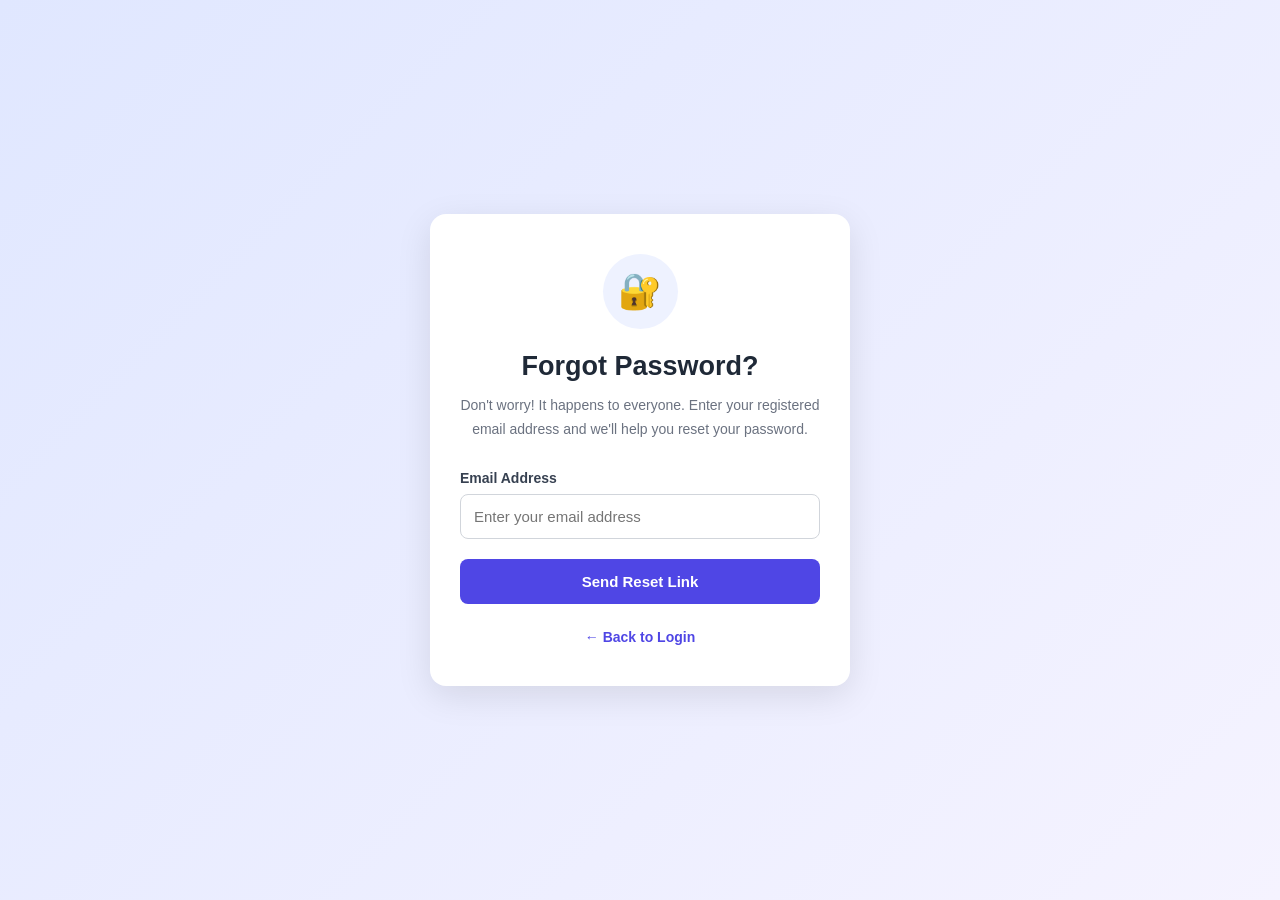
<file: forgot-password.html>
<!DOCTYPE html>
<html lang="en">
<head>
  <meta charset="UTF-8">
  <meta name="viewport" content="width=device-width, initial-scale=1.0">
  <title>Forgot Password</title>

  <style>
    * {
      margin: 0;
      padding: 0;
      box-sizing: border-box;
      font-family: Arial, sans-serif;
    }

    body {
      min-height: 100vh;
      display: flex;
      justify-content: center;
      align-items: center;
      background: linear-gradient(135deg, #e0e7ff, #f5f3ff);
      padding: 20px;
    }

    .container {
      background: white;
      width: 100%;
      max-width: 420px;
      padding: 40px 30px;
      border-radius: 16px;
      box-shadow: 0 10px 35px rgba(0, 0, 0, 0.1);
      text-align: center;
    }

    .icon {
      width: 75px;
      height: 75px;
      background: #eef2ff;
      border-radius: 50%;
      display: flex;
      align-items: center;
      justify-content: center;
      font-size: 35px;
      margin: 0 auto 22px;
    }

    h1 {
      font-size: 27px;
      color: #1f2937;
      margin-bottom: 12px;
    }

    .description {
      color: #6b7280;
      font-size: 14px;
      line-height: 1.7;
      margin-bottom: 28px;
    }

    .form-group {
      text-align: left;
      margin-bottom: 20px;
    }

    label {
      display: block;
      font-size: 14px;
      font-weight: bold;
      color: #374151;
      margin-bottom: 8px;
    }

    input {
      width: 100%;
      padding: 13px;
      border: 1px solid #d1d5db;
      border-radius: 8px;
      font-size: 15px;
      outline: none;
      transition: border-color 0.2s;
    }

    input:focus {
      border-color: #4f46e5;
      box-shadow: 0 0 0 3px rgba(79, 70, 229, 0.1);
    }

    button {
      width: 100%;
      padding: 14px;
      background: #4f46e5;
      color: white;
      border: none;
      border-radius: 8px;
      font-size: 15px;
      font-weight: bold;
      cursor: pointer;
      transition: background 0.2s;
    }

    button:hover {
      background: #4338ca;
    }

    .message {
      display: none;
      margin-top: 18px;
      padding: 12px;
      background: #ecfdf5;
      color: #065f46;
      border-radius: 8px;
      font-size: 14px;
      line-height: 1.6;
    }

    .back-link {
      display: inline-block;
      margin-top: 25px;
      color: #4f46e5;
      text-decoration: none;
      font-size: 14px;
      font-weight: bold;
    }

    .back-link:hover {
      text-decoration: underline;
    }

    @media (max-width: 480px) {
      .container {
        padding: 32px 22px;
      }

      h1 {
        font-size: 24px;
      }
    }
  </style>
</head>

<body>

  <main class="container">
    <div class="icon" aria-hidden="true">🔐</div>

    <h1>Forgot Password?</h1>

    <p class="description">
      Don't worry! It happens to everyone.
      Enter your registered email address and
      we'll help you reset your password.
    </p>

    <form id="resetForm">
      <div class="form-group">
        <label for="email">Email Address</label>
        <input
          type="email"
          id="email"
          name="email"
          placeholder="Enter your email address"
          autocomplete="email"
          required
        >
      </div>

      <button type="submit">Send Reset Link</button>
    </form>

    <div class="message" id="successMessage" role="status">
    your password will be sent on the filled email address.
    </div>

    <a href="login.html" class="back-link">
      ← Back to Login
    </a>
  </main>

  <script>
    const form = document.getElementById("resetForm");
    const message = document.getElementById("successMessage");

    form.addEventListener("submit", function(event) {
      event.preventDefault();

      if (form.checkValidity()) {
        message.style.display = "block";
        form.reset();
      }
    });
  </script>

</body>
</html>
</file>
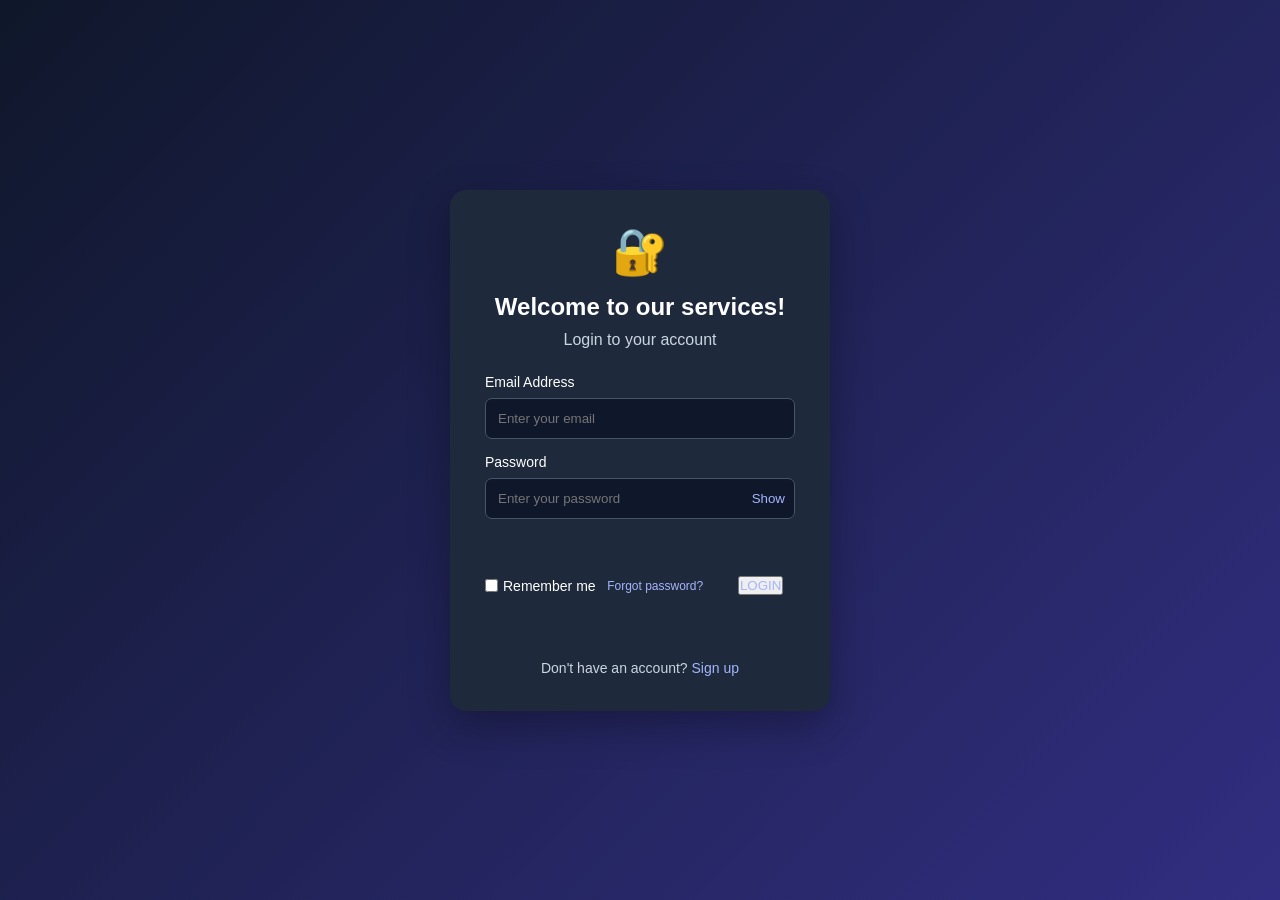
<file: login.html>
<!DOCTYPE html>
<html lang="en">
<head>
    <meta charset="UTF-8">
    <meta name="viewport" content="width=device-width, initial-scale=1.0">
    <title>Login Page</title>

    <style>
        * {
            margin: 0;
            padding: 0;
            box-sizing: border-box;
        }

        body {
            font-family: Arial, sans-serif;
            min-height: 100vh;
            display: flex;
            justify-content: center;
            align-items: center;
            padding: 20px;
            background: linear-gradient(135deg, #0f172a, #312e81);
        }

        .login-box {
            width: 100%;
            max-width: 380px;
            background: #1e293b;
            color: white;
            padding: 35px;
            border-radius: 16px;
            box-shadow: 0 15px 40px rgba(0, 0, 0, 0.3);
        }

        .logo {
            text-align: center;
            font-size: 45px;
            margin-bottom: 15px;
        }

        h2 {
            text-align: center;
            margin-bottom: 10px;
        }

        .subtitle {
            text-align: center;
            color: #cbd5e1;
            margin-bottom: 25px;
        }

        label {
            display: block;
            margin: 15px 0 8px;
            font-size: 14px;
        }

        input[type="email"],
        input[type="password"],
        input [type="phone number"],
        input[type="text"] {
            width: 100%;
            padding: 12px;
            border: 1px solid #475569;
            border-radius: 7px;
            background: #0f172a;
            color: white;
            outline: none;
        }

        input:focus {
            border-color: #818cf8;
        }

        .password-box {
            position: relative;
        }

        .password-box input {
            padding-right: 60px;
        }

        .show-btn {
            position: absolute;
            right: 10px;
            top: 50%;
            transform: translateY(-50%);
            background: transparent;
            border: none;
            color: #a5b4fc;
            cursor: pointer;
        }

        .options {
            display: flex;
            justify-content: space-between;
            align-items: center;
            gap: 8px;
            margin: 18px 0;
            font-size: 12px;
        }

        .remember {
            display: flex;
            align-items: center;
            gap: 5px;
            margin: 0;
        }

        a {
            color: #a5b4fc;
            text-decoration: none;
        }

        a:hover {
            text-decoration: underline;
        }

        .login-btn {
            width: 100%;
            padding: 13px;
            background: #6366f1;
            color: white;
            border: none;
            border-radius: 7px;
            font-size: 16px;
            font-weight: bold;
            cursor: pointer;
            transition: 0.3s;
        }

        .login-btn:hover {
            background: #4f46e5;
        }

        #message {
            text-align: center;
            font-size: 14px;
            margin-top: 15px;
            line-height: 1.5;
        }

        .signup {
            text-align: center;
            font-size: 14px;
            color: #cbd5e1;
            margin-top: 25px;
        }

        @media (max-width: 400px) {
            .login-box {
                padding: 25px 20px;
            }
        }
    </style>
</head>

<body>

    <div class="login-box">
        <div class="logo">🔐</div>

        <h2>Welcome to our services!</h2>
        <p class="subtitle">Login to your account</p>

        <form id="loginForm">
            <label for="email">Email Address</label>
            <input
                type="email"
                id="email"
                placeholder="Enter your email"
                autocomplete="username"
                required
            >

            <label for="password">Password</label>

            <div class="password-box">
                <input
                    type="password"
                    id="password"
                    placeholder="Enter your password"
                    autocomplete="current-password"
                    minlength="6"
                    required
                >

                <button
                    type="button"
                    class="show-btn"
                    id="showPassword"
                >Show</button>
            </div>

            <div class="options">
                <label class="remember">
                    <input type="checkbox" id="remember">
                    Remember me
                </label>

                <a href="forgot-password.html" id="forgot-password">Forgot password?</a><br><br>
                <a href="index.html" id="login">
                    <button type="button">LOGIN</a></button><br><br><br><br><br><br><br>
                    
              </div>
            <p id="message" role="status" aria-live="polite"></p>
        </form>

        <p class="signup">
            Don't have an account?
            <a href="register.html" id="register">Sign up</a>
        </p>
    </div>

    <script>
        const form = document.getElementById("loginForm");
        const email = document.getElementById("email");
        const password = document.getElementById("password");
        const showPassword = document.getElementById("showPassword");
        const message = document.getElementById("message");

        // Show or hide password
        showPassword.addEventListener("click", function () {
            if (password.type === "password") {
                password.type = "text";
                showPassword.textContent = "Hide";
            } else {
                password.type = "password";
                showPassword.textContent = "Show";
            }
        });

        // Login form validation
        form.addEventListener("submit", function (event) {
            event.preventDefault();

            if (!email.checkValidity()) {
                message.style.color = "#fca5a5";
                message.textContent = "Please enter a valid email.";
                return;
            }

            if (password.value.length < 6) {
                message.style.color = "#fca5a5";
                message.textContent =
                    "Password must be at least 6 characters.";
                return;
            }

            message.style.color = "#86efac";
            message.textContent =
                "Form validated! Real login requires authentication.";
        });

        // Forgot password link
        document.getElementById("forgotPassword")
            .addEventListener("click", function (event) {
                event.preventDefault();
                message.style.color = "#a5b4fc";
                message.textContent =
                    "Connect a password-reset service to continue.";
            });

        // Sign-up link
        document.getElementById("signup")
            .addEventListener("click", function (event) {
                event.preventDefault();
                message.style.color = "#a5b4fc";
                message.textContent =
                    "A registration page is needed to create an account.";
            });
    </script>

</body>
</html>
</file>
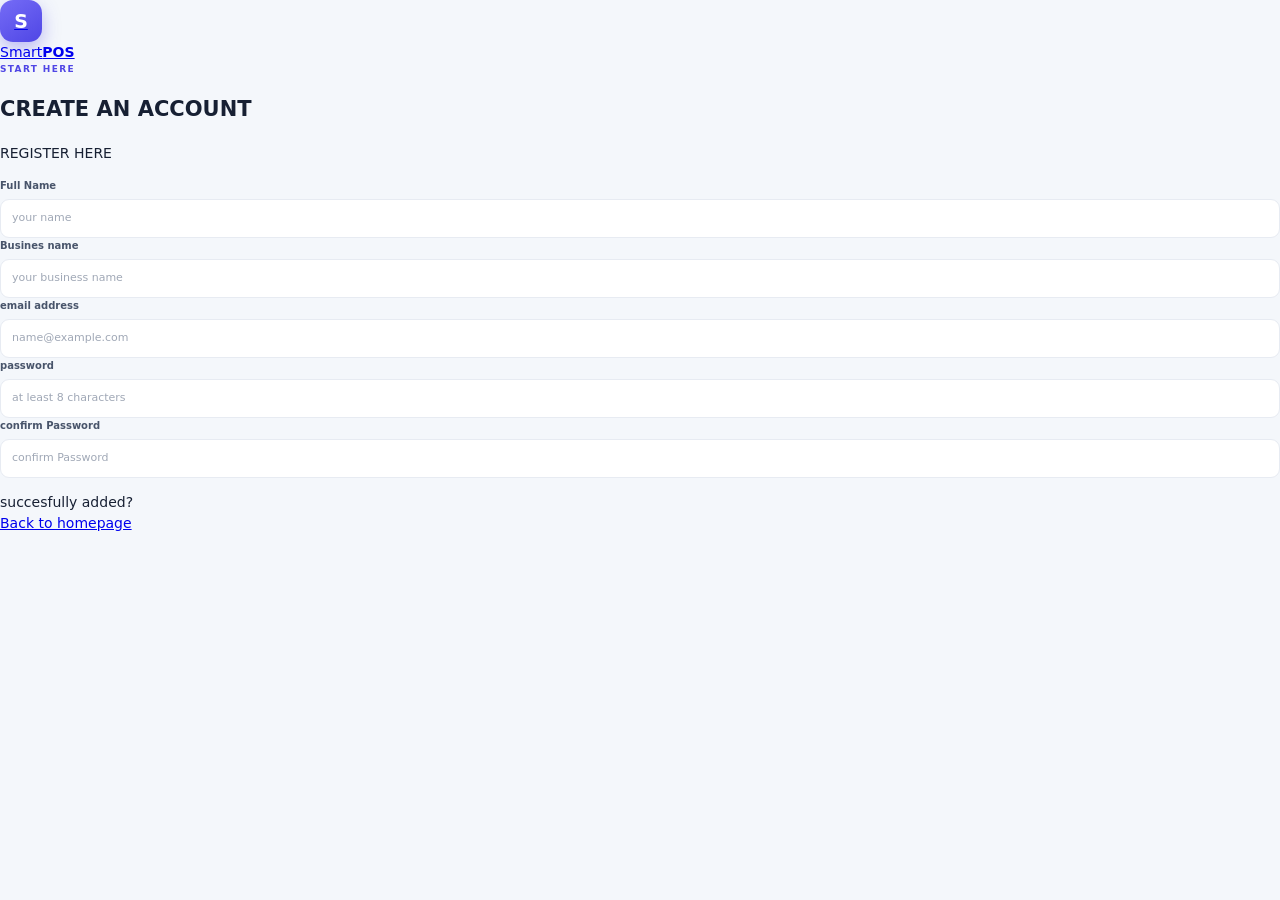
<file: register.html>
<!DOCTYPE html>
<html lang="sw">
<head>
  <meta charset="UTF-8">
  <meta name="viewport" content="width=device-width, initial-scale=1.0">
  <meta name="theme-color" content="#101828">
  <title>Create an account | Smart POS</title>
  <link rel="stylesheet" href="style.css">
</head>
<body class="auth-page">

  <main class="auth-container">
    <section class="auth-card">
      <a class="auth-brand" href="index.html" aria-label="Smart POS">
        <span class="brand-logo">S</span>
        <span>Smart<strong>POS</strong></span>
      </a>

      <div class="auth-heading">
        <p class="eyebrow">START HERE</p>
        <h1>CREATE AN ACCOUNT</h1>
        <p>REGISTER HERE</p>
      </div>

      <form id="registerForm">
        <div class="form-group">
          <label for="registerName">Full Name</label>
          <input
            id="registerName"
            name="name"
            type="text"
            autocomplete="name"
            maxlength="100"
            placeholder="your name"
            required
          >
        </div>

        <div class="form-group">
          <label for="registerBusiness">Busines name</label>
          <input
            id="registerBusiness"
            name="businessName"
            type="text"
            maxlength="100"
            placeholder="your business name"
            required
          >
        </div>

        <div class="form-group">
          <label for="registerEmail">email address</label>
          <input
            id="registerEmail"
            name="email"
            type="email"
            autocomplete="email"
            maxlength="150"
            placeholder="name@example.com"
            required
          >
        </div>

        <div class="form-group">
          <label for="registerPassword">password</label>
          <input
            id="registerPassword"
            name="password"
            type="password"
            autocomplete="new-password"
            minlength="8"
            placeholder="at least 8 characters"
            required
          >
        </div>

        <div class="form-group">
          <label for="confirmPassword">confirm Password</label>
          <input
            id="confirmPassword"
            name="confirmPassword"
            type="password"
            autocomplete="new-password"
            minlength="8"
            placeholder="confirm Password"
            required
          >
        </div>

        <p class="auth-message" id="registerMessage" aria-live="polite"></p>
      </form>

      <p class="auth-switch">
        succesfully added?<br>
        <a href="index.html">Back to homepage</a>
      </p>
    </section>
  </main>

  <div class="toast-container" id="toastContainer" aria-live="polite"></div>

  <script src="script.js" defer></script>
</body>
</html>
</file>
<file: style.css>
/* =========================================================
   SMART POS — Modern, clean and responsive interface
   ========================================================= */

:root {
  color-scheme: light;
  --page: #f4f7fb;
  --surface: #ffffff;
  --surface-soft: #f8fafc;
  --ink: #172033;
  --muted: #758198;
  --line: #e7ebf2;
  --primary: #4f46e5;
  --primary-dark: #4338ca;
  --primary-soft: #eef2ff;
  --green: #059669;
  --green-soft: #e8f8f1;
  --orange: #d97706;
  --orange-soft: #fff5e8;
  --red: #dc2626;
  --red-soft: #fff0f0;
  --purple: #7c3aed;
  --shadow: 0 12px 34px rgba(24, 39, 75, 0.07);
  --radius: 16px;
  --sidebar-width: 258px;
  font-family: Inter, ui-sans-serif, system-ui, -apple-system, BlinkMacSystemFont,
    "Segoe UI", sans-serif;
}

* {
  box-sizing: border-box;
}

html {
  min-width: 320px;
  scroll-behavior: smooth;
}

body {
  margin: 0;
  background: var(--page);
  color: var(--ink);
  font-size: 14px;
  line-height: 1.5;
}

button,
input,
select {
  font: inherit;
}

button {
  cursor: pointer;
}

button:focus-visible,
input:focus-visible,
select:focus-visible {
  outline: 3px solid rgba(79, 70, 229, 0.2);
  outline-offset: 2px;
}

.app-container {
  min-height: 100vh;
}

/* ========================= Sidebar ========================= */

.sidebar {
  width: var(--sidebar-width);
  position: fixed;
  inset: 0 auto 0 0;
  z-index: 20;
  display: flex;
  flex-direction: column;
  padding: 24px 16px 14px;
  overflow-y: auto;
  color: #dbe3f2;
  background:
    radial-gradient(circle at 0 0, rgba(79, 70, 229, 0.2), transparent 30%),
    #111827;
}

.brand {
  display: flex;
  align-items: center;
  gap: 11px;
  padding: 0 8px 24px;
}

.brand-logo,
.store-avatar,
.user-avatar {
  display: grid;
  place-items: center;
  flex: 0 0 auto;
  font-weight: 800;
}

.brand-logo {
  width: 42px;
  height: 42px;
  border-radius: 13px;
  color: white;
  background: linear-gradient(145deg, #756cf6, #4f46e5);
  box-shadow: 0 7px 18px rgba(79, 70, 229, 0.35);
  font-size: 19px;
}

.brand-info h2 {
  margin: 0;
  color: #fff;
  font-size: 18px;
  letter-spacing: -0.5px;
}

.brand-info h2 span {
  color: #9d97ff;
}

.brand-info small,
.store-details p,
.offline-indicator small,
.sidebar-footer small {
  display: block;
  color: #929db1;
  font-size: 11px;
}

.store-profile {
  display: flex;
  align-items: center;
  gap: 10px;
  margin: 0 2px 22px;
  padding: 12px;
  border: 1px solid rgba(255, 255, 255, 0.08);
  border-radius: 13px;
  background: rgba(255, 255, 255, 0.045);
}

.store-avatar {
  width: 36px;
  height: 36px;
  border-radius: 11px;
  color: #c7d2fe;
  background: rgba(99, 102, 241, 0.2);
  font-size: 12px;
}

.store-details {
  min-width: 0;
  flex: 1;
}

.store-details h4 {
  margin: 0;
  color: #f8fafc;
  font-size: 12px;
}

.store-details p {
  margin: 2px 0 0;
}

.store-status,
.online-dot {
  width: 8px;
  height: 8px;
  border-radius: 50%;
  background: #34d399;
  box-shadow: 0 0 0 4px rgba(52, 211, 153, 0.12);
}

.sidebar-navigation {
  flex: 1;
}

.nav-heading {
  margin: 19px 10px 8px;
  color: #7f8ba1;
  font-size: 9px;
  font-weight: 800;
  letter-spacing: 1.2px;
}

.nav-item {
  width: 100%;
  min-height: 42px;
  display: flex;
  align-items: center;
  gap: 12px;
  margin: 3px 0;
  padding: 0 11px;
  border: 0;
  border-radius: 10px;
  color: #aeb9cb;
  background: transparent;
  text-align: left;
  transition: color 160ms ease, background 160ms ease, transform 160ms ease;
}

.nav-item:hover {
  color: #fff;
  background: rgba(255, 255, 255, 0.07);
}

.nav-item.active {
  color: #fff;
  background: linear-gradient(100deg, rgba(99, 102, 241, 0.28), rgba(99, 102, 241, 0.12));
  box-shadow: inset 3px 0 #817bff;
}

.nav-icon {
  width: 19px;
  color: #9ca9bf;
  font-size: 17px;
  text-align: center;
}

.nav-item.active .nav-icon {
  color: #b8b4ff;
}

.nav-badge {
  margin-left: auto;
  padding: 2px 6px;
  border-radius: 5px;
  color: #c7d2fe;
  background: rgba(99, 102, 241, 0.24);
  font-size: 9px;
  font-weight: 800;
}

.sidebar-bottom {
  margin-top: 20px;
}

.offline-indicator {
  display: flex;
  align-items: center;
  gap: 11px;
  padding: 12px;
  border-radius: 11px;
  background: rgba(255, 255, 255, 0.045);
}

.offline-indicator strong {
  color: #e5eaf2;
  font-size: 11px;
}

.sidebar-footer {
  display: flex;
  justify-content: space-between;
  gap: 8px;
  margin: 16px 5px 0;
  color: #7f8ba1;
  font-size: 9px;
  font-weight: 700;
  letter-spacing: 0.7px;
}

/* ========================= Main layout ========================= */

.main-content {
  min-height: 100vh;
  margin-left: var(--sidebar-width);
}

.topbar {
  min-height: 72px;
  position: sticky;
  top: 0;
  z-index: 10;
  display: flex;
  align-items: center;
  justify-content: space-between;
  gap: 18px;
  padding: 0 34px;
  border-bottom: 1px solid var(--line);
  background: rgba(255, 255, 255, 0.92);
  backdrop-filter: blur(14px);
}

.topbar-left,
.topbar-right,
.breadcrumb,
.system-date,
.user-profile {
  display: flex;
  align-items: center;
}

.topbar-left {
  gap: 14px;
}

.breadcrumb {
  gap: 10px;
  color: var(--muted);
  font-size: 12px;
}

.breadcrumb strong {
  color: var(--ink);
  font-weight: 700;
}

.breadcrumb-divider {
  color: #c4cad5;
}

.topbar-right {
  gap: 20px;
}

.system-date {
  gap: 8px;
  color: var(--muted);
  font-size: 12px;
}

.date-icon {
  color: var(--primary);
  font-size: 17px;
}

.icon-button,
.menu-toggle {
  display: grid;
  place-items: center;
  border: 1px solid var(--line);
  color: #59657a;
  background: white;
}

.icon-button {
  width: 36px;
  height: 36px;
  border-radius: 10px;
  font-size: 17px;
}

.icon-button:hover,
.menu-toggle:hover {
  color: var(--primary);
  border-color: #c9c7ff;
  background: var(--primary-soft);
}

.user-profile {
  gap: 10px;
  padding-left: 17px;
  border-left: 1px solid var(--line);
}

.user-avatar {
  width: 36px;
  height: 36px;
  border-radius: 50%;
  color: #4338ca;
  background: #e8eaff;
  font-size: 11px;
}

.user-details strong {
  display: block;
  color: var(--ink);
  font-size: 11px;
}

.user-details small {
  display: block;
  color: var(--muted);
  font-size: 10px;
}

.menu-toggle {
  display: none;
  width: 36px;
  height: 36px;
  border-radius: 9px;
}

.page-content {
  width: min(100%, 1500px);
  min-height: calc(100vh - 132px);
  margin: 0 auto;
  padding: 30px 34px 38px;
}

.page-section {
  display: none;
  animation: page-in 220ms ease both;
}

.page-section.active {
  display: block;
}

@keyframes page-in {
  from {
    opacity: 0;
    transform: translateY(5px);
  }
  to {
    opacity: 1;
    transform: translateY(0);
  }
}

.welcome-section {
  display: flex;
  align-items: center;
  justify-content: space-between;
  gap: 20px;
  margin-bottom: 24px;
}

.eyebrow {
  margin: 0 0 6px;
  color: var(--primary);
  font-size: 9px;
  font-weight: 800;
  letter-spacing: 1.35px;
}

.welcome-section h1 {
  margin: 0;
  color: #172033;
  font-size: clamp(25px, 3vw, 31px);
  letter-spacing: -1.1px;
  line-height: 1.2;
}

.page-description {
  margin: 7px 0 0;
  color: var(--muted);
  font-size: 12px;
}

/* ========================= Buttons ========================= */

.primary-button,
.secondary-button,
.danger-button {
  min-height: 39px;
  display: inline-flex;
  align-items: center;
  justify-content: center;
  gap: 7px;
  padding: 0 15px;
  border: 1px solid transparent;
  border-radius: 9px;
  font-size: 11px;
  font-weight: 700;
  transition: transform 150ms ease, box-shadow 150ms ease, background 150ms ease;
}

.primary-button {
  color: white;
  background: linear-gradient(135deg, #5b53e8, #473dd1);
  box-shadow: 0 5px 12px rgba(79, 70, 229, 0.17);
}

.primary-button:hover {
  background: linear-gradient(135deg, #4f46e5, #3e35c1);
  box-shadow: 0 8px 18px rgba(79, 70, 229, 0.23);
  transform: translateY(-1px);
}

.secondary-button {
  border-color: var(--line);
  color: #465168;
  background: white;
}

.secondary-button:hover {
  border-color: #c8c9ff;
  color: var(--primary);
  background: #fafaff;
}

.danger-button {
  border-color: #ffdada;
  color: var(--red);
  background: #fff;
}

.danger-button:hover {
  background: var(--red-soft);
}

.text-button {
  padding: 7px 0 7px 10px;
  border: 0;
  color: var(--primary);
  background: transparent;
  font-size: 11px;
  font-weight: 700;
}

.text-button:hover {
  color: var(--primary-dark);
}

/* ========================= Cards and panels ========================= */

.stats-grid {
  display: grid;
  grid-template-columns: repeat(4, minmax(0, 1fr));
  gap: 15px;
  margin-bottom: 19px;
}

.stat-card,
.panel {
  border: 1px solid var(--line);
  border-radius: var(--radius);
  background: var(--surface);
  box-shadow: var(--shadow);
}

.stat-card {
  min-width: 0;
  padding: 17px 18px;
}

.stat-top {
  display: flex;
  align-items: center;
  justify-content: space-between;
  gap: 10px;
}

.stat-label {
  color: #727e93;
  font-size: 11px;
  font-weight: 600;
}

.stat-icon {
  width: 31px;
  height: 31px;
  display: grid;
  place-items: center;
  border-radius: 10px;
  font-size: 15px;
  font-weight: 800;
}

.sales-icon {
  color: #16875e;
  background: var(--green-soft);
}

.transactions-icon {
  color: #4f46e5;
  background: var(--primary-soft);
}

.products-icon {
  color: var(--purple);
  background: #f3eefe;
}

.stock-icon {
  color: var(--orange);
  background: var(--orange-soft);
}

.stat-card h2 {
  margin: 12px 0 4px;
  color: #182237;
  font-size: clamp(20px, 2vw, 25px);
  letter-spacing: -0.7px;
  line-height: 1.2;
}

.stat-bottom {
  min-height: 17px;
}

.stat-note {
  color: #9aa3b2;
  font-size: 10px;
}

.panel {
  min-width: 0;
  padding: 19px;
  margin-bottom: 18px;
}

.panel-header {
  display: flex;
  align-items: center;
  justify-content: space-between;
  gap: 15px;
  margin-bottom: 17px;
}

.panel-header h3 {
  margin: 0;
  color: #202b40;
  font-size: 14px;
  letter-spacing: -0.2px;
}

.panel-header p {
  margin: 4px 0 0;
  color: var(--muted);
  font-size: 10px;
}

.panel-tag {
  padding: 6px 9px;
  border: 1px solid var(--line);
  border-radius: 7px;
  color: #647087;
  background: var(--surface-soft);
  font-size: 9px;
  font-weight: 700;
}

/* ========================= Dashboard ========================= */

.dashboard-grid {
  display: grid;
  grid-template-columns: minmax(0, 1.6fr) minmax(280px, 1fr);
  gap: 18px;
  align-items: stretch;
}

.dashboard-grid .panel {
  margin-bottom: 18px;
}

.chart-summary {
  display: flex;
  align-items: flex-end;
  justify-content: space-between;
  margin: 4px 0 8px;
}

.chart-summary small {
  color: var(--muted);
  font-size: 10px;
}

.chart-summary h2 {
  margin: 4px 0 0;
  font-size: 22px;
  letter-spacing: -0.6px;
}

.chart-legend {
  display: flex;
  align-items: center;
  gap: 6px;
  color: #778298;
  font-size: 10px;
}

.chart-legend span {
  width: 8px;
  height: 8px;
  border-radius: 50%;
  background: var(--primary);
}

.chart-container {
  min-height: 205px;
  position: relative;
  overflow: hidden;
  border-radius: 11px;
  background:
    repeating-linear-gradient(
      to bottom,
      transparent 0,
      transparent 48px,
      #edf0f5 49px,
      transparent 50px
    );
}

.chart-empty,
.empty-state {
  display: flex;
  flex-direction: column;
  align-items: center;
  justify-content: center;
  color: var(--muted);
  text-align: center;
}

.chart-empty {
  min-height: 205px;
}

.chart-empty p,
.empty-state p {
  margin: 8px 0 3px;
  font-size: 11px;
}

.chart-empty small {
  color: #9aa3b2;
  font-size: 10px;
}

.empty-icon {
  color: #b5bdd0;
  font-size: 27px;
}

.actions-grid {
  display: grid;
  grid-template-columns: repeat(2, minmax(0, 1fr));
  gap: 10px;
}

.action-card {
  min-height: 112px;
  display: flex;
  flex-direction: column;
  align-items: flex-start;
  justify-content: center;
  padding: 13px;
  border: 1px solid var(--line);
  border-radius: 12px;
  background: #fff;
  text-align: left;
  transition: border-color 150ms ease, transform 150ms ease, box-shadow 150ms ease;
}

.action-card:hover {
  border-color: #c9c7ff;
  box-shadow: 0 8px 18px rgba(24, 39, 75, 0.07);
  transform: translateY(-2px);
}

.action-icon {
  width: 29px;
  height: 29px;
  display: grid;
  place-items: center;
  margin-bottom: 8px;
  border-radius: 9px;
  font-size: 15px;
}

.action-blue {
  color: #4f46e5;
  background: var(--primary-soft);
}

.action-purple {
  color: var(--purple);
  background: #f3eefe;
}

.action-green {
  color: var(--green);
  background: var(--green-soft);
}

.action-orange {
  color: var(--orange);
  background: var(--orange-soft);
}

.action-card strong {
  color: #263148;
  font-size: 10px;
}

.action-card small {
  margin-top: 3px;
  color: #929bad;
  font-size: 9px;
}

/* ========================= Tables ========================= */

.table-wrapper {
  width: 100%;
  overflow-x: auto;
  border: 1px solid #edf0f5;
  border-radius: 10px;
}

table {
  width: 100%;
  border-collapse: collapse;
  text-align: left;
}

thead {
  background: #f8f9fc;
}

th {
  padding: 12px 13px;
  color: #8490a4;
  font-size: 9px;
  font-weight: 800;
  letter-spacing: 0.65px;
  white-space: nowrap;
}

td {
  padding: 12px 13px;
  border-top: 1px solid #eef0f4;
  color: #4b566b;
  font-size: 11px;
  white-space: nowrap;
}

tbody tr:hover {
  background: #fbfcff;
}

.empty-table {
  height: 75px;
  color: #929bad;
  text-align: center;
  white-space: normal;
}

td button {
  margin-right: 5px;
}

.status-badge,
.stock-badge {
  display: inline-flex;
  align-items: center;
  padding: 4px 8px;
  border-radius: 99px;
  color: #08784e;
  background: #e9f8f1;
  font-size: 9px;
  font-weight: 700;
}

/* ========================= Search and form controls ========================= */

.toolbar {
  display: flex;
  align-items: center;
  gap: 11px;
  margin-bottom: 15px;
}

.search-box {
  min-width: 220px;
  height: 39px;
  display: flex;
  align-items: center;
  gap: 9px;
  padding: 0 11px;
  border: 1px solid var(--line);
  border-radius: 9px;
  background: white;
}

.search-box > span {
  color: #929bad;
  font-size: 18px;
}

.search-box input {
  width: 100%;
  min-width: 0;
  padding: 0;
  border: 0;
  outline: 0;
  color: var(--ink);
  background: transparent;
  font-size: 11px;
}

.search-box input::placeholder {
  color: #a0a8b6;
}

.toolbar > .search-box {
  flex: 1;
}

input,
select {
  min-height: 39px;
  padding: 0 11px;
  border: 1px solid var(--line);
  border-radius: 9px;
  color: #344056;
  background: #fff;
  font-size: 11px;
}

input::placeholder {
  color: #a0a8b6;
}

input[type="date"] {
  min-width: 150px;
}

select {
  cursor: pointer;
}

.form-grid {
  display: grid;
  grid-template-columns: repeat(2, minmax(0, 1fr));
  gap: 15px;
}

.form-group {
  min-width: 0;
  display: flex;
  flex-direction: column;
  gap: 6px;
}

.form-group label,
.cart-customer label,
.cart-summary > label {
  color: #48546a;
  font-size: 10px;
  font-weight: 700;
}

.form-group input,
.form-group select {
  width: 100%;
}

.dialog-actions {
  display: flex;
  justify-content: flex-end;
  gap: 9px;
  margin-top: 21px;
}

.settings-panel form {
  max-width: 850px;
}

.settings-panel .dialog-actions {
  justify-content: flex-start;
}

.settings-action {
  display: flex;
  align-items: center;
  justify-content: space-between;
  gap: 15px;
  padding: 16px 0;
  border-top: 1px solid var(--line);
}

.settings-action strong {
  color: #313c51;
  font-size: 11px;
}

.settings-action p {
  margin: 4px 0 0;
  color: var(--muted);
  font-size: 10px;
}

.danger-zone {
  margin-top: 4px;
}

/* ========================= POS ========================= */

.pos-layout {
  display: grid;
  grid-template-columns: minmax(0, 1.45fr) minmax(320px, 0.85fr);
  gap: 18px;
  align-items: start;
}

.pos-products-panel,
.cart-panel {
  min-height: 440px;
}

.pos-product-grid {
  display: grid;
  grid-template-columns: repeat(auto-fill, minmax(145px, 1fr));
  gap: 11px;
}

.pos-product-grid > .empty-state {
  grid-column: 1 / -1;
  min-height: 260px;
}

.cart-customer {
  display: grid;
  gap: 7px;
  margin-bottom: 12px;
}

.cart-customer select,
.cart-summary > select,
.cart-summary > input {
  width: 100%;
}

.cart-items {
  max-height: 245px;
  min-height: 105px;
  overflow-y: auto;
  border-top: 1px solid var(--line);
  border-bottom: 1px solid var(--line);
}

.cart-items > .empty-state {
  min-height: 105px;
}

.cart-summary {
  display: grid;
  gap: 9px;
  padding-top: 14px;
}

.summary-row {
  display: flex;
  align-items: center;
  justify-content: space-between;
  gap: 12px;
  color: #738096;
  font-size: 11px;
}

.summary-row strong {
  color: #303b50;
}

.summary-row input {
  width: 110px;
  min-height: 33px;
  text-align: right;
}

.total-row {
  margin: 3px 0;
  padding: 11px 0;
  border-top: 1px solid var(--line);
  border-bottom: 1px solid var(--line);
  color: #263148;
  font-weight: 700;
}

.total-row strong {
  color: var(--primary);
  font-size: 16px;
}

.change-row {
  color: #69758a;
}

.checkout-button {
  width: 100%;
  margin-top: 5px;
}

/* ========================= Reports and inventory ========================= */

.inventory-stats,
.report-stats {
  grid-template-columns: repeat(3, minmax(0, 1fr));
}

.report-filters {
  display: flex;
  align-items: flex-end;
  gap: 13px;
}

.report-filters .form-group {
  width: min(220px, 30%);
}

.report-filters .primary-button {
  margin-bottom: 0;
}

/* ========================= Dialogs ========================= */

.app-dialog {
  width: min(620px, calc(100% - 28px));
  max-height: min(90vh, 800px);
  padding: 23px;
  overflow-y: auto;
  border: 1px solid var(--line);
  border-radius: 18px;
  color: var(--ink);
  background: white;
  box-shadow: 0 24px 80px rgba(15, 23, 42, 0.25);
}

.app-dialog::backdrop {
  background: rgba(14, 22, 39, 0.55);
  backdrop-filter: blur(3px);
}

.dialog-header {
  display: flex;
  align-items: flex-start;
  justify-content: space-between;
  gap: 15px;
  margin-bottom: 21px;
}

.dialog-header h2 {
  margin: 0;
  font-size: 19px;
  letter-spacing: -0.5px;
}

.dialog-header p {
  margin: 5px 0 0;
  color: var(--muted);
  font-size: 11px;
}

.close-button {
  width: 32px;
  height: 32px;
  border: 0;
  border-radius: 8px;
  color: #6c778a;
  background: #f3f5f8;
  font-size: 21px;
}

.close-button:hover {
  color: var(--red);
  background: var(--red-soft);
}

/* Receipt */

.receipt-dialog {
  width: min(480px, calc(100% - 24px));
}

.receipt-header {
  text-align: center;
}

.receipt-header h2 {
  margin: 0;
  font-size: 20px;
}

.receipt-header p {
  margin: 3px 0;
  color: var(--muted);
  font-size: 11px;
}

.receipt-header h3 {
  margin: 14px 0;
  font-size: 13px;
  letter-spacing: 1px;
}

.receipt-divider {
  margin: 12px 0;
  border-top: 1px dashed #cbd2de;
}

.receipt-meta p,
.receipt-totals p {
  display: flex;
  justify-content: space-between;
  gap: 12px;
  margin: 7px 0;
  color: #68748a;
  font-size: 10px;
}

.receipt-meta strong,
.receipt-totals strong {
  color: #2e394e;
}

.receipt-totals {
  margin-top: 13px;
  padding-top: 8px;
  border-top: 1px dashed #cbd2de;
}

.receipt-totals p:nth-child(3) {
  color: #202b40;
  font-size: 12px;
  font-weight: 800;
}

.receipt-thank-you {
  margin: 18px 0 0;
  color: #68748a;
  font-size: 10px;
  text-align: center;
}

/* ========================= Toasts and footer ========================= */

.toast-container {
  position: fixed;
  right: 20px;
  bottom: 20px;
  z-index: 100;
  display: grid;
  gap: 9px;
}

.toast {
  max-width: min(360px, calc(100vw - 40px));
  padding: 12px 16px;
  border: 1px solid var(--line);
  border-radius: 11px;
  color: #263148;
  background: white;
  box-shadow: 0 12px 35px rgba(24, 39, 75, 0.16);
  font-size: 11px;
}

.main-footer {
  display: flex;
  justify-content: space-between;
  gap: 15px;
  padding: 17px 34px;
  border-top: 1px solid var(--line);
  color: #8993a4;
  background: #fff;
  font-size: 10px;
}

.main-footer p {
  margin: 0;
}

/* ========================= Responsive ========================= */

@media (max-width: 1100px) {
  :root {
    --sidebar-width: 230px;
  }

  .topbar {
    padding: 0 24px;
  }

  .page-content {
    padding: 25px 24px 32px;
  }

  .stats-grid {
    gap: 11px;
  }

  .stat-card {
    padding: 15px;
  }

  .dashboard-grid {
    grid-template-columns: minmax(0, 1.3fr) minmax(250px, 1fr);
  }
}

@media (max-width: 850px) {
  .sidebar {
    width: 258px;
    transform: translateX(-100%);
    transition: transform 220ms ease;
    box-shadow: 15px 0 35px rgba(15, 23, 42, 0.16);
  }

  .sidebar.open {
    transform: translateX(0);
  }

  .main-content {
    margin-left: 0;
  }

  .menu-toggle {
    display: grid;
  }

  .dashboard-grid,
  .pos-layout {
    grid-template-columns: 1fr;
  }

  .stats-grid {
    grid-template-columns: repeat(2, minmax(0, 1fr));
  }

  .topbar {
    min-height: 64px;
  }
}

@media (max-width: 560px) {
  .topbar {
    padding: 0 14px;
  }

  .topbar-right {
    gap: 10px;
  }

  .system-date {
    display: none;
  }

  .user-profile {
    padding-left: 10px;
  }

  .user-details {
    display: none;
  }

  .page-content {
    padding: 22px 14px 28px;
  }

  .welcome-section {
    align-items: flex-start;
    flex-direction: column;
    gap: 13px;
    margin-bottom: 18px;
  }

  .welcome-section > .primary-button,
  .welcome-section > .secondary-button {
    align-self: stretch;
  }

  .stats-grid,
  .inventory-stats,
  .report-stats {
    grid-template-columns: repeat(2, minmax(0, 1fr));
    gap: 9px;
  }

  .stat-card {
    padding: 13px;
  }

  .stat-card h2 {
    font-size: 19px;
  }

  .panel {
    padding: 15px;
    border-radius: 13px;
  }

  .toolbar {
    align-items: stretch;
    flex-direction: column;
  }

  .toolbar > *,
  .toolbar > .search-box {
    width: 100%;
  }

  .form-grid {
    grid-template-columns: 1fr;
  }

  .report-filters {
    align-items: stretch;
    flex-direction: column;
  }

  .report-filters .form-group {
    width: 100%;
  }

  .report-filters .primary-button {
    width: 100%;
  }

  .settings-action {
    align-items: flex-start;
    flex-direction: column;
  }

  .main-footer {
    flex-direction: column;
    padding: 15px 14px;
  }

  .app-dialog {
    padding: 18px;
  }

  .dialog-actions > button {
    flex: 1;
  }
}

/* ========================= Print receipt ========================= */

@media print {
  body * {
    visibility: hidden !important;
  }

  #receiptContent,
  #receiptContent * {
    visibility: visible !important;
  }

  #receiptContent {
    position: absolute;
    inset: 0 auto auto 0;
    width: 100%;
    padding: 10mm;
    color: #000;
    background: #fff;
  }

  .no-print {
    display: none !important;
  }

  .receipt-dialog {
    position: static;
    width: 100%;
    max-width: none;
    max-height: none;
    padding: 0;
    overflow: visible;
    border: 0;
    box-shadow: none;
  }

  .receipt-dialog::backdrop {
    display: none;
  }
}
</file>
